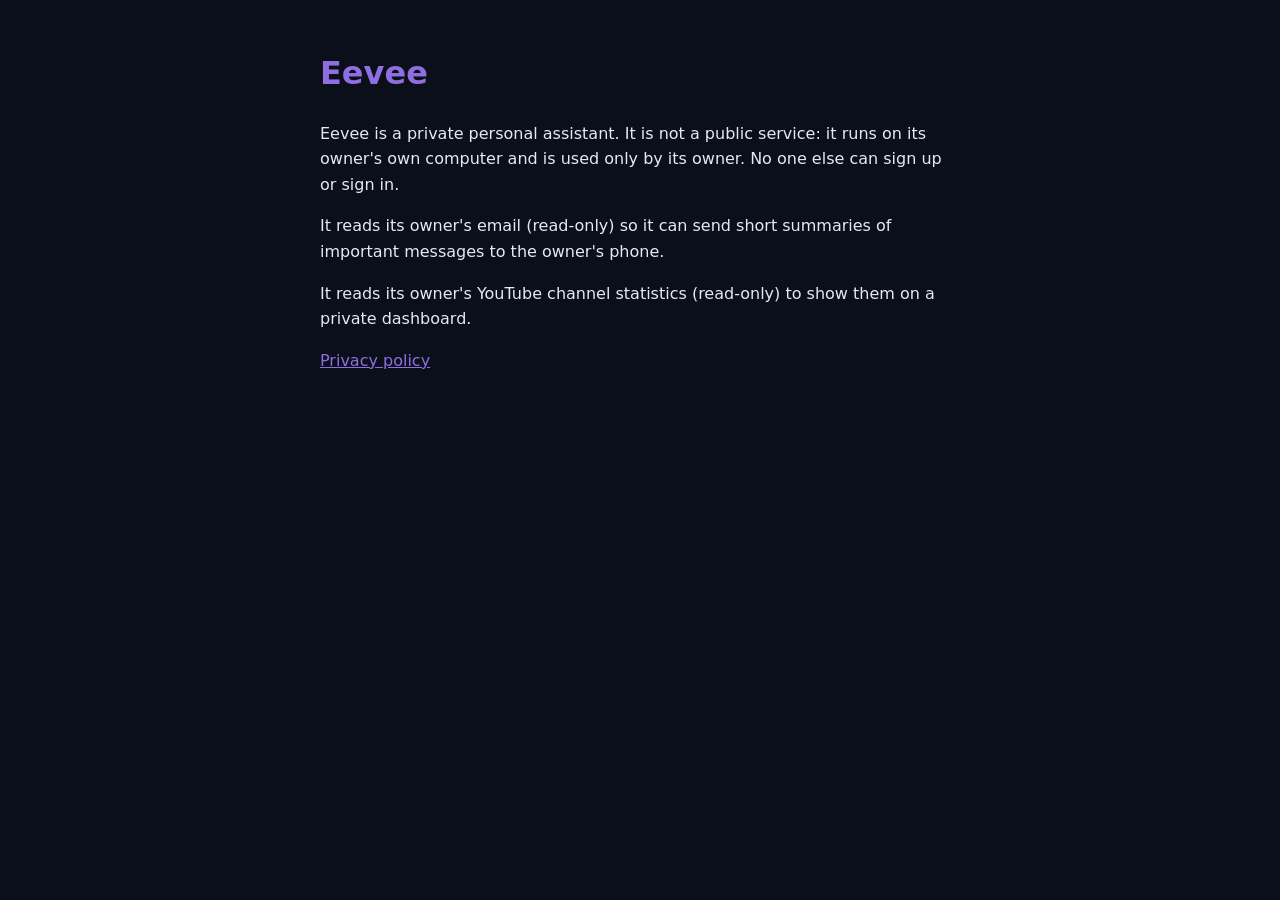
<file: index.html>
<!doctype html>
<html lang="en"><head><meta charset="utf-8"><meta name="viewport" content="width=device-width,initial-scale=1">
<title>Eevee</title><link rel="stylesheet" href="style.css"></head>
<body><main>
<h1>Eevee</h1>
<p>Eevee is a private personal assistant. It is not a public service: it runs on its owner's own computer and is used only by its owner. No one else can sign up or sign in.</p>
<p>It reads its owner's email (read-only) so it can send short summaries of important messages to the owner's phone.</p>
<p>It reads its owner's YouTube channel statistics (read-only) to show them on a private dashboard.</p>
<p><a href="privacy.html">Privacy policy</a></p>
</main></body></html>
</file>
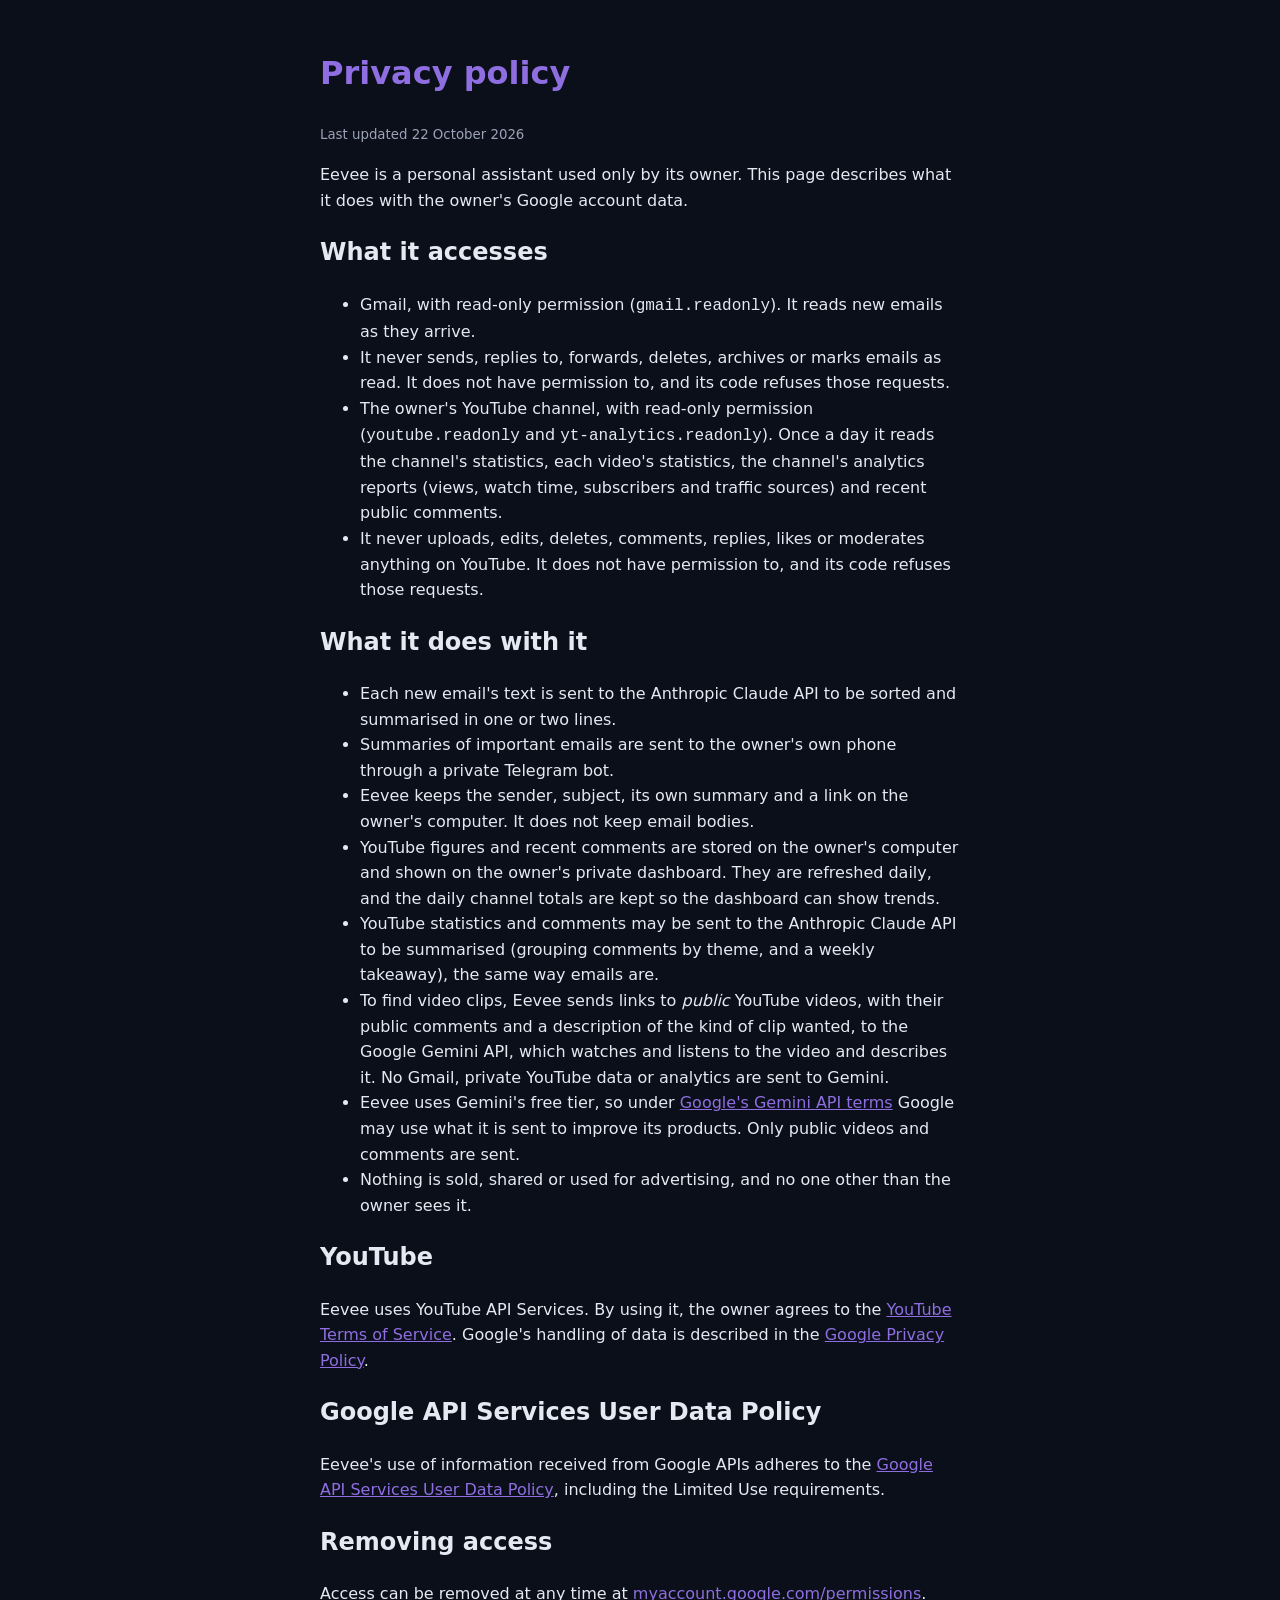
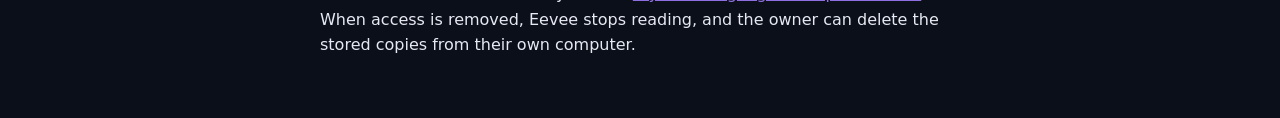
<file: privacy.html>
<!doctype html>
<html lang="en"><head><meta charset="utf-8"><meta name="viewport" content="width=device-width,initial-scale=1">
<title>Eevee privacy</title><link rel="stylesheet" href="style.css"></head>
<body><main>
<h1>Privacy policy</h1>
<p><small>Last updated 22 October 2026</small></p>
<p>Eevee is a personal assistant used only by its owner. This page describes what it does with the owner's Google account data.</p>
<h2>What it accesses</h2>
<ul>
<li>Gmail, with read-only permission (<code>gmail.readonly</code>). It reads new emails as they arrive.</li>
<li>It never sends, replies to, forwards, deletes, archives or marks emails as read. It does not have permission to, and its code refuses those requests.</li>
<li>The owner's YouTube channel, with read-only permission (<code>youtube.readonly</code> and <code>yt-analytics.readonly</code>). Once a day it reads the channel's statistics, each video's statistics, the channel's analytics reports (views, watch time, subscribers and traffic sources) and recent public comments.</li>
<li>It never uploads, edits, deletes, comments, replies, likes or moderates anything on YouTube. It does not have permission to, and its code refuses those requests.</li>
</ul>
<h2>What it does with it</h2>
<ul>
<li>Each new email's text is sent to the Anthropic Claude API to be sorted and summarised in one or two lines.</li>
<li>Summaries of important emails are sent to the owner's own phone through a private Telegram bot.</li>
<li>Eevee keeps the sender, subject, its own summary and a link on the owner's computer. It does not keep email bodies.</li>
<li>YouTube figures and recent comments are stored on the owner's computer and shown on the owner's private dashboard. They are refreshed daily, and the daily channel totals are kept so the dashboard can show trends.</li>
<li>YouTube statistics and comments may be sent to the Anthropic Claude API to be summarised (grouping comments by theme, and a weekly takeaway), the same way emails are.</li>
<li>To find video clips, Eevee sends links to <em>public</em> YouTube videos, with their public comments and a description of the kind of clip wanted, to the Google Gemini API, which watches and listens to the video and describes it. No Gmail, private YouTube data or analytics are sent to Gemini.</li>
<li>Eevee uses Gemini&#39;s free tier, so under <a href="https://ai.google.dev/gemini-api/terms">Google&#39;s Gemini API terms</a> Google may use what it is sent to improve its products. Only public videos and comments are sent.</li>
<li>Nothing is sold, shared or used for advertising, and no one other than the owner sees it.</li>
</ul>
<h2>YouTube</h2>
<p>Eevee uses YouTube API Services. By using it, the owner agrees to the <a href="https://www.youtube.com/t/terms">YouTube Terms of Service</a>. Google's handling of data is described in the <a href="https://policies.google.com/privacy">Google Privacy Policy</a>.</p>
<h2>Google API Services User Data Policy</h2>
<p>Eevee's use of information received from Google APIs adheres to the <a href="https://developers.google.com/terms/api-services-user-data-policy">Google API Services User Data Policy</a>, including the Limited Use requirements.</p>
<h2>Removing access</h2>
<p>Access can be removed at any time at <a href="https://myaccount.google.com/permissions">myaccount.google.com/permissions</a>. When access is removed, Eevee stops reading, and the owner can delete the stored copies from their own computer.</p>
</main></body></html>
</file>
<file: style.css>
:root{--bg:#0b0f19;--fg:#e6e9f2;--muted:#9aa3b8;--accent:#8E6EE0}
body{margin:0;background:var(--bg);color:var(--fg);font:16px/1.6 system-ui,sans-serif}
main{max-width:640px;margin:0 auto;padding:48px 16px}
h1{color:var(--accent);margin-top:0}a{color:var(--accent)}small{color:var(--muted)}
</file>
